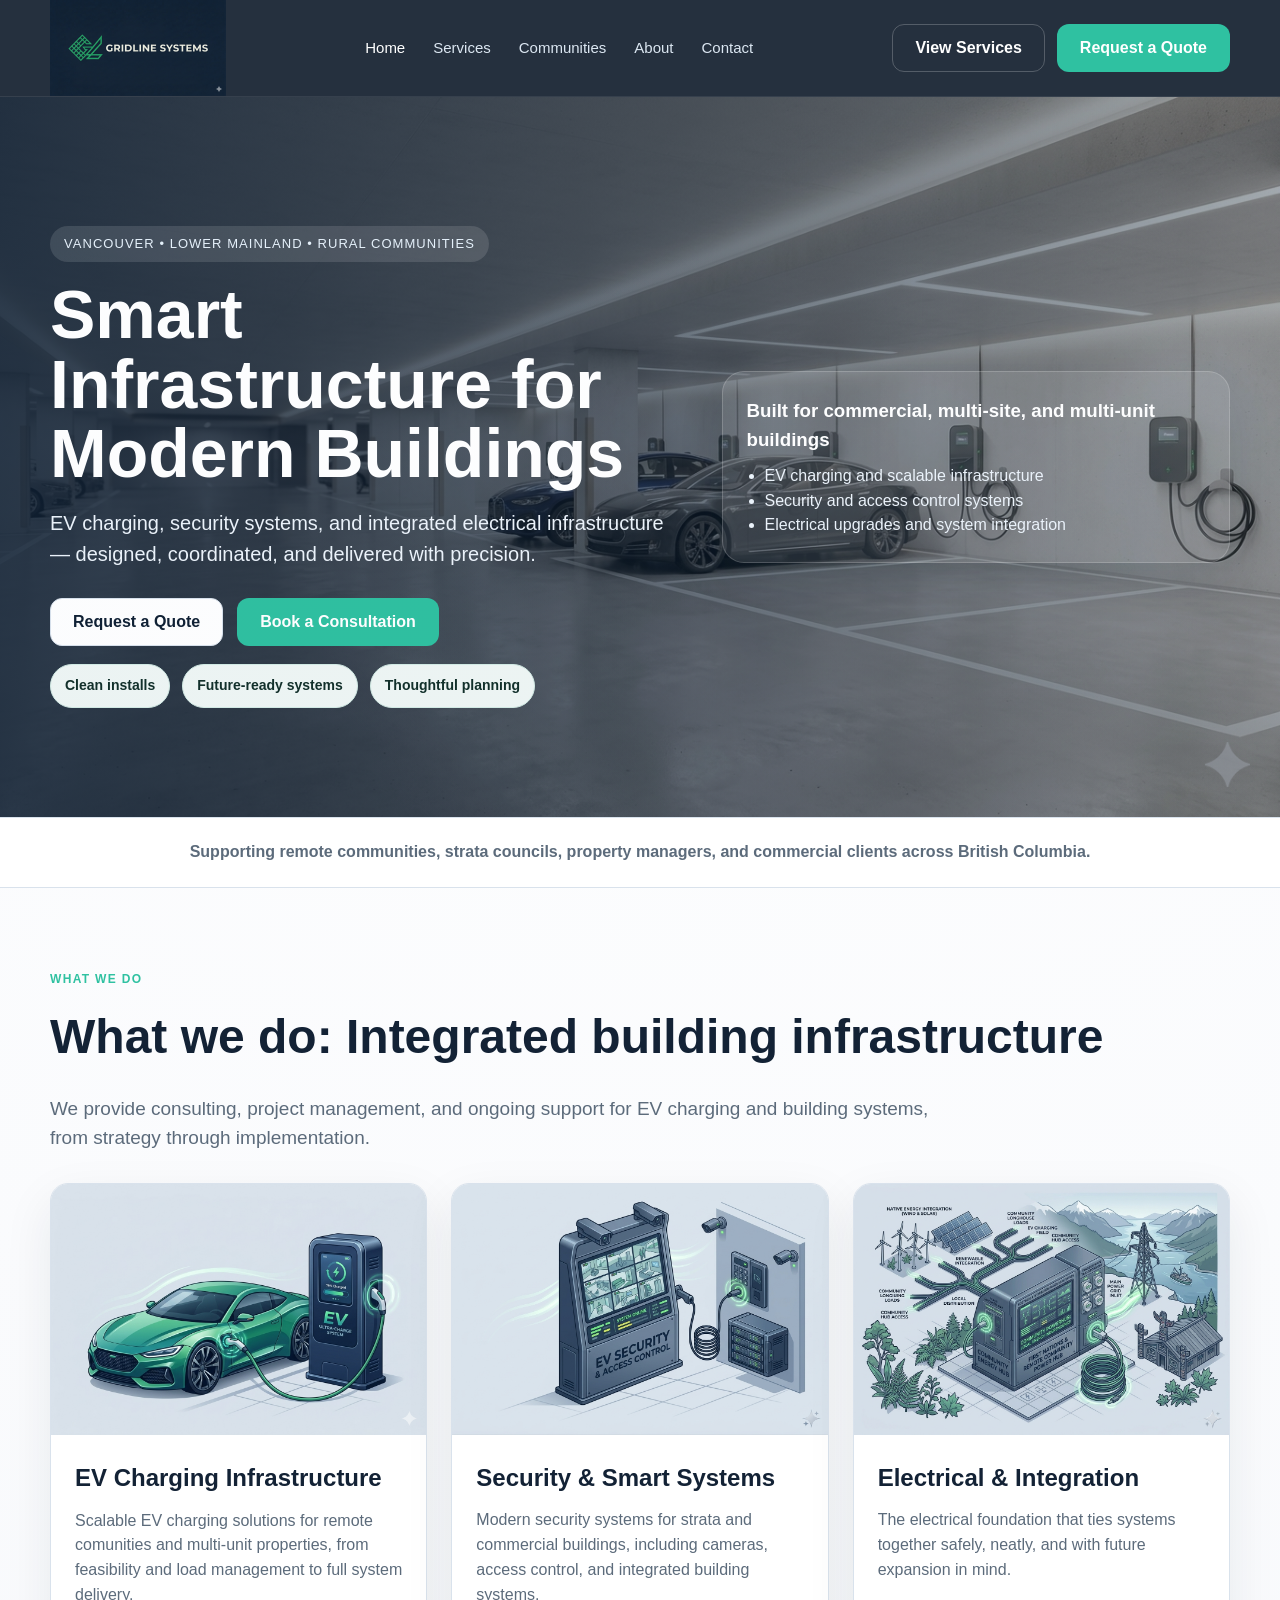
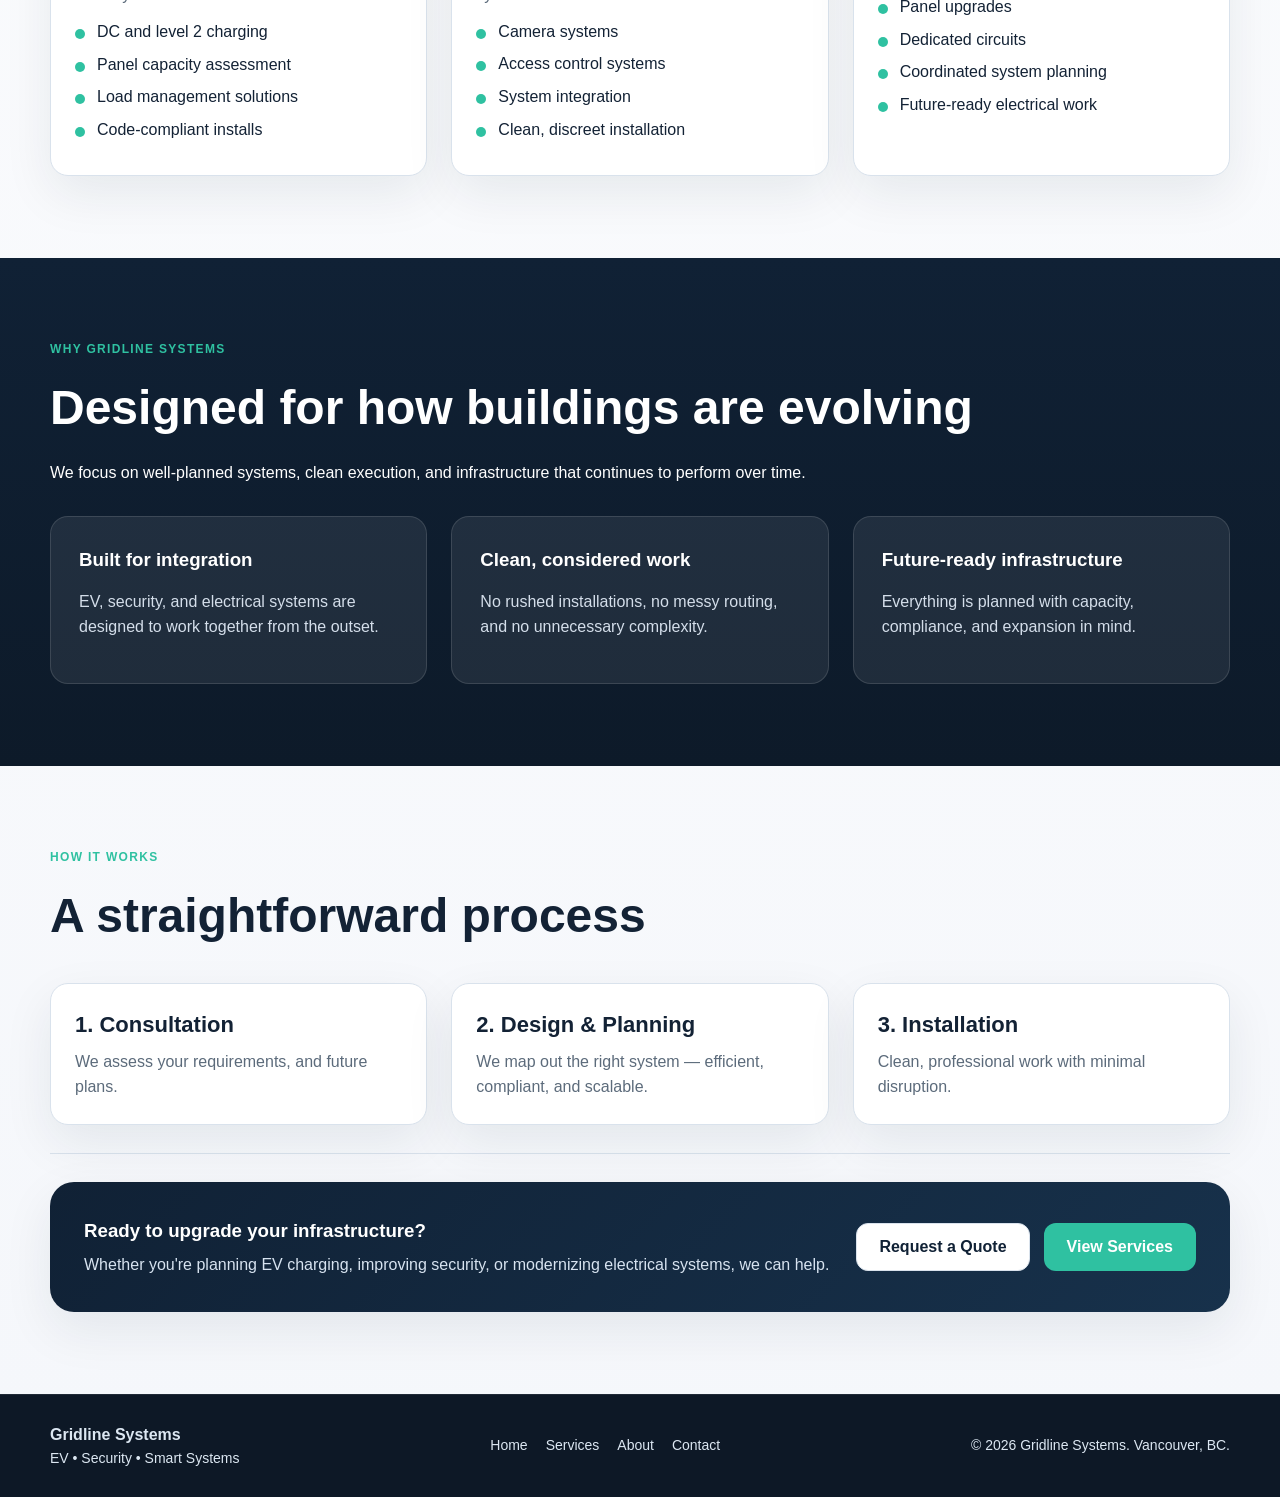
<file: gridline-systems-site/index.html>
<!doctype html>
<html lang="en">
<head>
  <meta charset="UTF-8">
  <meta name="viewport" content="width=device-width,initial-scale=1.0">
  <title>Gridline Systems | Home</title>
  <meta name="description" content="Gridline Systems provides EV charging, security systems, and integrated electrical solutions in Vancouver and the Lower Mainland.">
  <link rel="stylesheet" href="css/style.css">
</head>
<body>
  
<header class="site-header">
  <div class="container nav-wrap">
    <a class="logo" href="index.html"><img src="assets/images/logo.png" alt="Gridline Systems logo"></a>
    <button class="mobile-toggle" aria-label="Toggle menu">☰</button>
    <nav class="main-nav">
      <a class="active" href="index.html">Home</a>
      <a class="" href="services.html">Services</a>
      <a class="" href="communities.html">Communities</a>
      <a class="" href="about.html">About</a>
      <a class="" href="contact.html">Contact</a>
    </nav>
    <div class="nav-cta">
      <a class="btn btn-ghost" href="services.html">View Services</a>
      <a class="btn btn-primary" href="contact.html">Request a Quote</a>
    </div>
  </div>
</header>

  
<section class="hero">
  <div class="container hero-inner">
    <div>
      <div class="kicker">Vancouver • Lower Mainland • Rural Communities</div>
      <h1>Smart Infrastructure for Modern Buildings</h1>
      <p>EV charging, security systems, and integrated electrical infrastructure — designed, coordinated, and delivered with precision.</p>
      <div class="hero-actions">
        <a class="btn btn-secondary" href="contact.html">Request a Quote</a>
        <a class="btn btn-primary" href="services.html">Book a Consultation</a>
      </div>
      <div class="badge-row">
        <span class="badge">Clean installs</span>
        <span class="badge">Future-ready systems</span>
        <span class="badge">Thoughtful planning</span>
      </div>
    </div>
    <aside class="hero-card">
      <h3>Built for commercial, multi-site, and multi-unit buildings</h3>
      <ul>
        <li>EV charging and scalable infrastructure</li>
        <li>Security and access control systems</li>
        <li>Electrical upgrades and system integration</li>
      </ul>
    </aside>
  </div>
</section>

<div class="trust-strip">
  <div class="container">Supporting remote communities, strata councils, property managers, and commercial clients across British Columbia.</div>
</div>

<section class="section">
  <div class="container">
    <div class="eyebrow">What We Do</div>
    <h2>What we do: Integrated building infrastructure</h2>
    <p class="lead">We provide consulting, project management, and ongoing support for EV charging and building systems, from strategy through implementation.</p>

    <div class="grid-3" style="margin-top:30px;">
      <article class="card">
        <img src="assets/images/ev-charging.png" alt="EV charging illustration">
        <div class="card-body">
          <h3>EV Charging Infrastructure</h3>
          <p>Scalable EV charging solutions for remote comunities and multi-unit properties, from feasibility and load management to full system delivery.</p>
          <ul class="checks">
            <li>DC and level 2 charging</li>
            <li>Panel capacity assessment</li>
            <li>Load management solutions</li>
            <li>Code-compliant installs</li>
          </ul>
        </div>
      </article>

      <article class="card">
        <img src="assets/images/security.png" alt="Security systems illustration">
        <div class="card-body">
          <h3>Security & Smart Systems</h3>
          <p>Modern security systems for strata and commercial buildings, including cameras, access control, and integrated building systems.</p>
          <ul class="checks">
            <li>Camera systems</li>
            <li>Access control systems</li>
            <li>System integration</li>
            <li>Clean, discreet installation</li>
          </ul>
        </div>
      </article>

      <article class="card">
        <img src="assets/images/integration.png" alt="Electrical integration illustration">
        <div class="card-body">
          <h3>Electrical & Integration</h3>
          <p>The electrical foundation that ties systems together safely, neatly, and with future expansion in mind.</p>
          <ul class="checks">
            <li>Panel upgrades</li>
            <li>Dedicated circuits</li>
            <li>Coordinated system planning</li>
            <li>Future-ready electrical work</li>
          </ul>
        </div>
      </article>
    </div>
  </div>
</section>

<section class="section section-dark">
  <div class="container">
    <div class="eyebrow">Why Gridline Systems</div>
    <h2>Designed for how buildings are evolving</h2>
    <p class="  ">We focus on well-planned systems, clean execution, and infrastructure that continues to perform over time.</p>

    <div class="grid-3" style="margin-top:30px;">
      <div class="feature-box">
        <h3>Built for integration</h3>
        <p class="muted">EV, security, and electrical systems are designed to work together from the outset.</p>
      </div>
      <div class="feature-box">
        <h3>Clean, considered work</h3>
        <p class="muted">No rushed installations, no messy routing, and no unnecessary complexity.</p>
      </div>
      <div class="feature-box">
        <h3>Future-ready infrastructure</h3>
        <p class="muted">Everything is planned with capacity, compliance, and expansion in mind.</p>
      </div>
    </div>
  </div>
</section>

<section class="section">
  <div class="container">
    <div class="eyebrow">How It Works</div>
    <h2>A straightforward process</h2>
    <div class="grid-3" style="margin-top:30px;">
      <div class="step"><strong>1. Consultation</strong><span class="muted">We assess your requirements, and future plans.</span></div>
      <div class="step"><strong>2. Design & Planning</strong><span class="muted">We map out the right system — efficient, compliant, and scalable.</span></div>
      <div class="step"><strong>3. Installation</strong><span class="muted">Clean, professional work with minimal disruption.</span></div>
    </div>
    <div class="divider"></div>
    <div class="cta-panel">
      <div>
        <h3 style="margin:0;">Ready to upgrade your infrastructure?</h3>
        <p>Whether you're planning EV charging, improving security, or modernizing electrical systems, we can help.</p>
      </div>
      <div class="hero-actions" style="margin-top:0;">
        <a class="btn btn-secondary" href="contact.html">Request a Quote</a>
        <a class="btn btn-primary" href="services.html">View Services</a>
      </div>
    </div>
  </div>
</section>

  
<footer class="site-footer">
  <div class="container footer-wrap">
    <div>
      <strong>Gridline Systems</strong>
      <div class="small">EV • Security • Smart Systems</div>
    </div>
    <div class="footer-nav small">
      <a href="index.html">Home</a>
      <a href="services.html">Services</a>
      <a href="about.html">About</a>
      <a href="contact.html">Contact</a>
    </div>
    <div class="small">© <span data-year></span> Gridline Systems. Vancouver, BC.</div>
  </div>
</footer>

  <script src="js/main.js"></script>
</body>
</html>
</file>
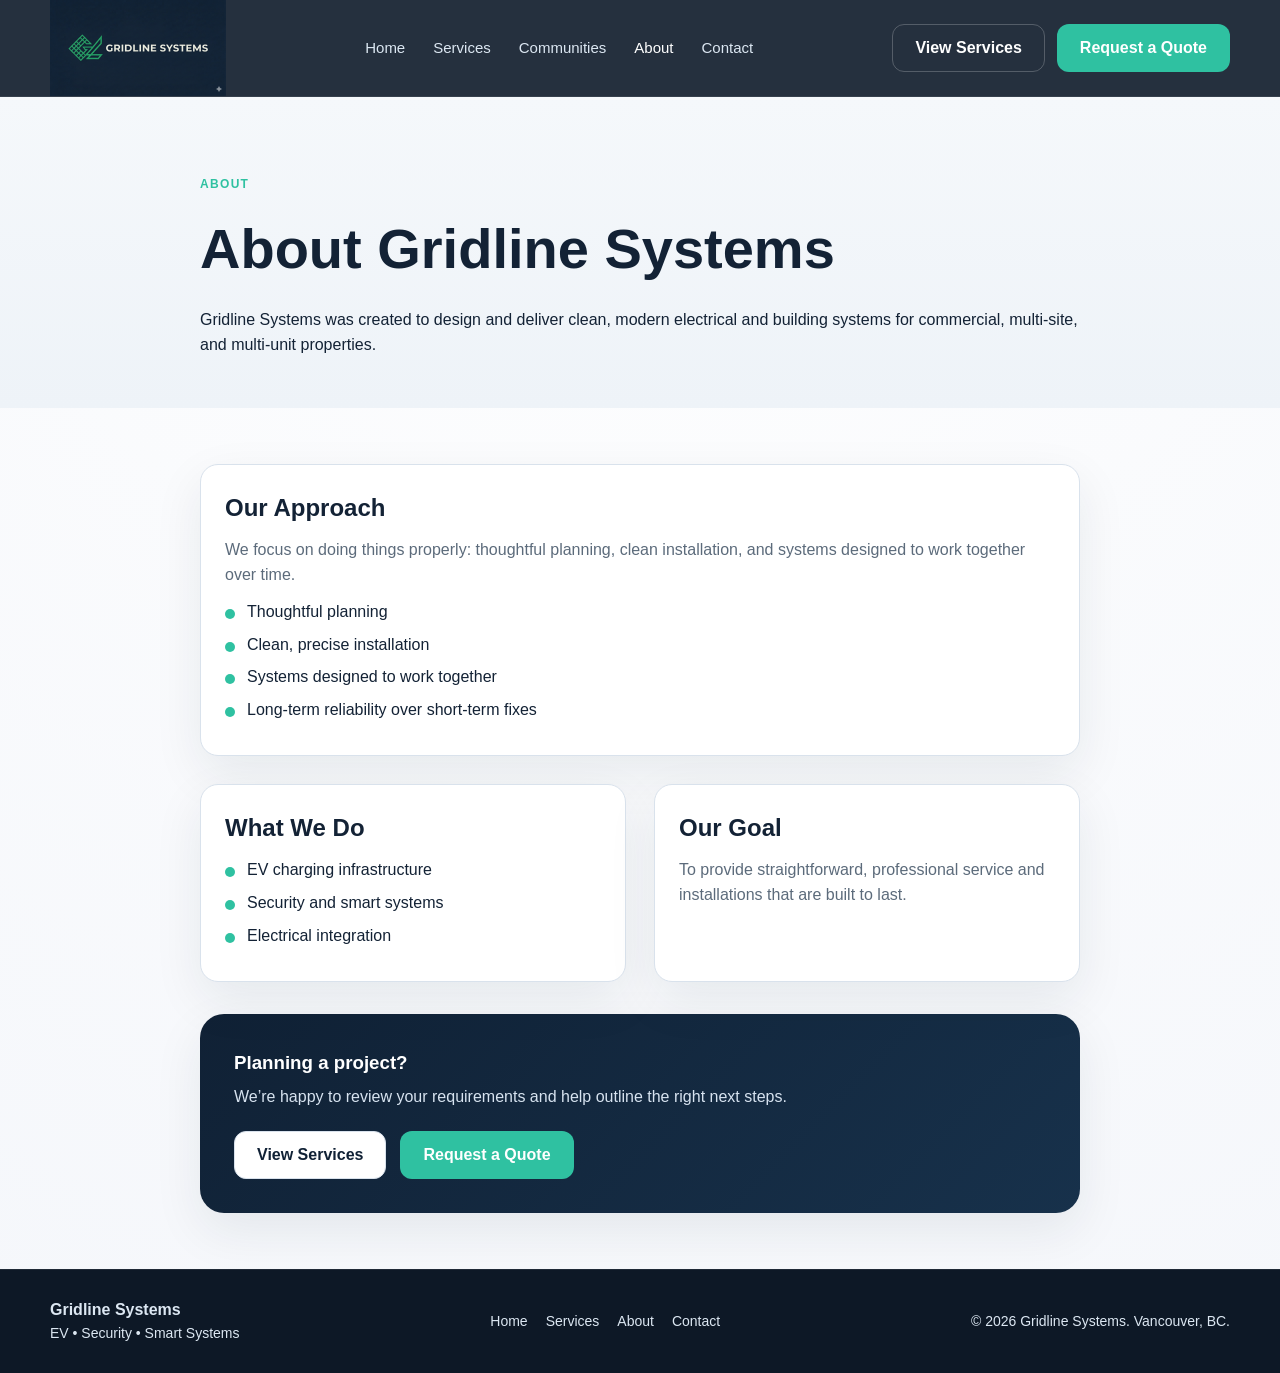
<file: gridline-systems-site/about.html>
<!doctype html>
<html lang="en">
<head>
  <meta charset="UTF-8">
  <meta name="viewport" content="width=device-width,initial-scale=1.0">
  <title>Gridline Systems | About</title>
  <meta name="description" content="Gridline Systems provides EV charging, security systems, and integrated electrical solutions in Vancouver and the Lower Mainland.">
  <link rel="stylesheet" href="css/style.css">
</head>
<body>
  
<header class="site-header">
  <div class="container nav-wrap">
    <a class="logo" href="index.html"><img src="assets/images/logo.png" alt="Gridline Systems logo"></a>
    <button class="mobile-toggle" aria-label="Toggle menu">☰</button>
    <nav class="main-nav">
      <a class="" href="index.html">Home</a>
      <a class="" href="services.html">Services</a>
      <a class="" href="communities.html">Communities</a>
      <a class="active" href="about.html">About</a>
      <a class="" href="contact.html">Contact</a>
    </nav>
    <div class="nav-cta">
      <a class="btn btn-ghost" href="services.html">View Services</a>
      <a class="btn btn-primary" href="contact.html">Request a Quote</a>
    </div>
  </div>
</header>

  
<section class="page-hero">
  <div class="content-narrow">
    <div class="eyebrow">About</div>
    <h1>About Gridline Systems</h1>
    <p class="lead">Gridline Systems was created to design and deliver clean, modern electrical and building systems for commercial, multi-site, and multi-unit properties.</p>
  </div>
</section>

<section class="section-sm">
  <div class="content-narrow">
    <div class="card">
      <div class="card-body">
        <h3>Our Approach</h3>
        <p>We focus on doing things properly: thoughtful planning, clean installation, and systems designed to work together over time.</p>
        <ul class="checks">
          <li>Thoughtful planning</li>
          <li>Clean, precise installation</li>
          <li>Systems designed to work together</li>
          <li>Long-term reliability over short-term fixes</li>
        </ul>
      </div>
    </div>

    <div class="grid-2" style="margin-top:28px;">
      <div class="card">
        <div class="card-body">
          <h3>What We Do</h3>
          <ul class="checks">
            <li>EV charging infrastructure</li>
            <li>Security and smart systems</li>
            <li>Electrical integration</li>
          </ul>
        </div>
      </div>
      <div class="card">
        <div class="card-body">
          <h3>Our Goal</h3>
          <p>To provide straightforward, professional service and installations that are built to last.</p>
        </div>
      </div>
    </div>

    <div class="cta-panel" style="margin-top:32px;">
      <div>
        <h3 style="margin:0;">Planning a project?</h3>
        <p>We’re happy to review your requirements and help outline the right next steps.</p>
      </div>
      <div class="hero-actions" style="margin-top:0;">
        <a class="btn btn-secondary" href="services.html">View Services</a>
        <a class="btn btn-primary" href="contact.html">Request a Quote</a>
      </div>
    </div>
  </div>
</section>

  
<footer class="site-footer">
  <div class="container footer-wrap">
    <div>
      <strong>Gridline Systems</strong>
      <div class="small">EV • Security • Smart Systems</div>
    </div>
    <div class="footer-nav small">
      <a href="index.html">Home</a>
      <a href="services.html">Services</a>
      <a href="about.html">About</a>
      <a href="contact.html">Contact</a>
    </div>
    <div class="small">© <span data-year></span> Gridline Systems. Vancouver, BC.</div>
  </div>
</footer>

  <script src="js/main.js"></script>
</body>
</html>
</file>
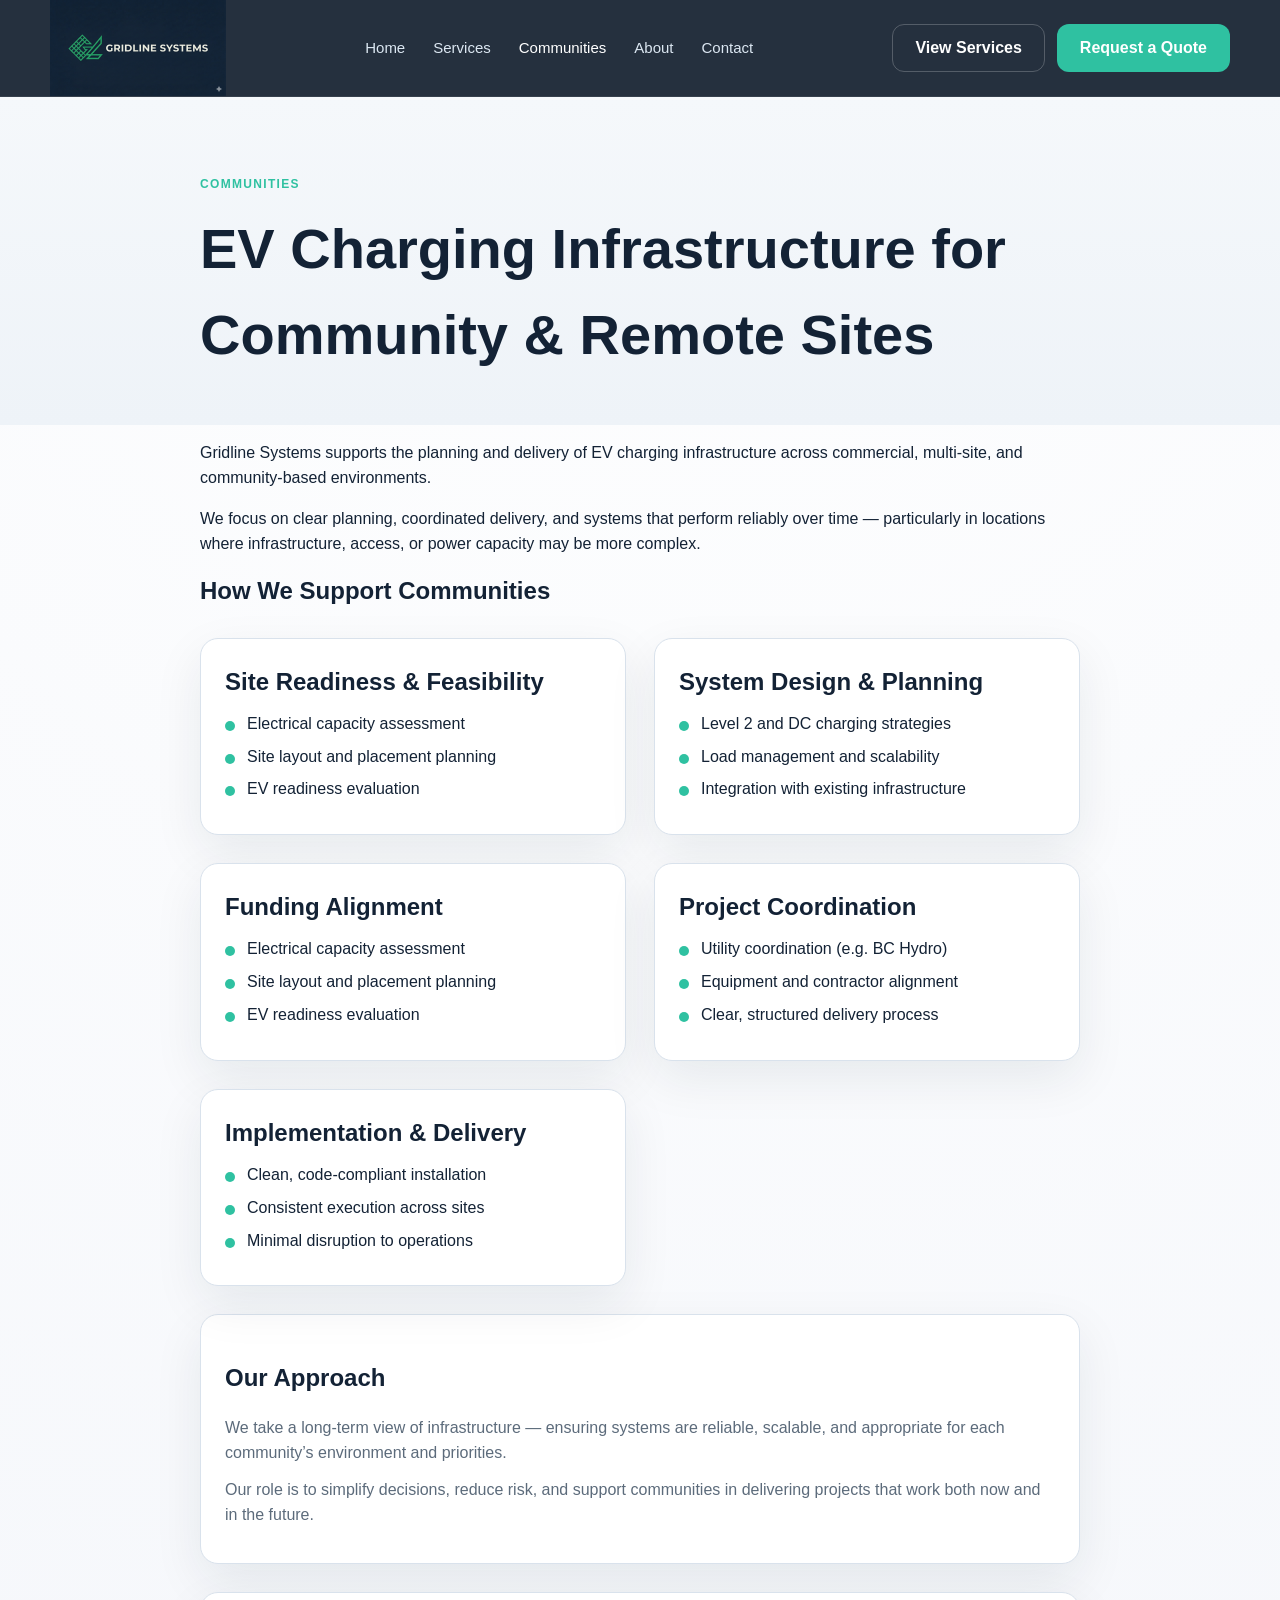
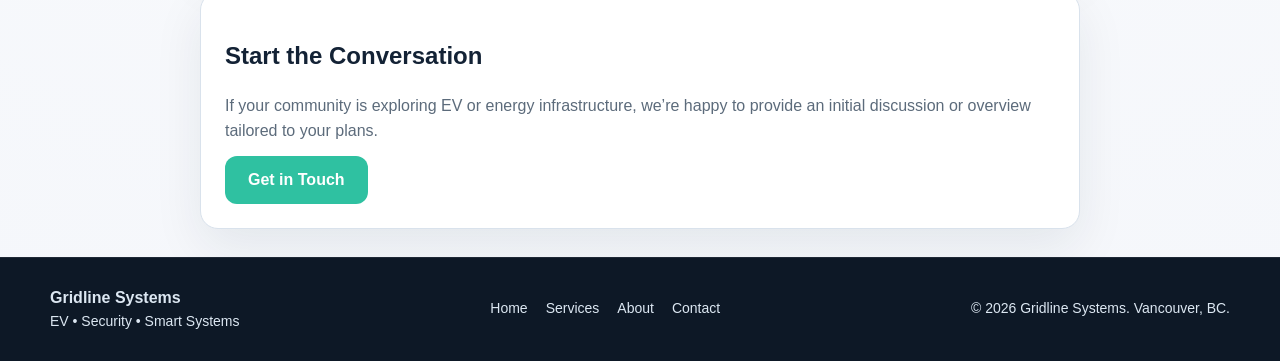
<file: gridline-systems-site/communities.html>
<!doctype html>
<html lang="en">
<head>
  <meta charset="UTF-8">
  <meta name="viewport" content="width=device-width,initial-scale=1.0">
  <title>Gridline Systems | Communities</title>
  <meta name="description" content="Gridline Systems provides EV charging, security systems, and integrated electrical solutions in Vancouver and the Lower Mainland.">
  <link rel="stylesheet" href="css/style.css">
</head>
<body>
  
<header class="site-header">
  <div class="container nav-wrap">
    <a class="logo" href="index.html"><img src="assets/images/logo.png" alt="Gridline Systems logo"></a>
    <button class="mobile-toggle" aria-label="Toggle menu">☰</button>
    <nav class="main-nav">
      <a class="" href="index.html">Home</a>
      <a class="" href="services.html">Services</a>
      <a class="active" href="communities.html">Communities</a>
      <a class="" href="about.html">About</a>
      <a class="" href="contact.html">Contact</a>
    </nav>
    <div class="nav-cta">
      <a class="btn btn-ghost" href="services.html">View Services</a>
      <a class="btn btn-primary" href="contact.html">Request a Quote</a>
    </div>
  </div>
</header>

  
<section class="page-hero">
  <div class="content-narrow">
    <div class="eyebrow">Communities</div>
    <h1>EV Charging Infrastructure for Community & Remote Sites</h1>
  </div>
</section>


<div class="content-narrow">
    <p class="lead">Gridline Systems supports the planning and delivery of EV charging infrastructure across commercial, multi-site, and community-based environments.</p>
    <p class="lead">We focus on clear planning, coordinated delivery, and systems that perform reliably over time — particularly in locations where infrastructure, access, or power capacity may be more complex.</p>
  </div>

<section>
  <div class="container">
    <h2 class="content-narrow">How We Support Communities</h2>


  <div class="content-narrow grid-2" style="margin-top:28px;">
    <div class="card">
      <div class="card-body">
        <h3>Site Readiness & Feasibility</h3>
        <ul class="checks">
          <li>Electrical capacity assessment</li>
          <li>Site layout and placement planning</li>
          <li>EV readiness evaluation</li>
        </ul>
      </div>
    </div>

        <div class="card">
      <div class="card-body">
        <h3>System Design & Planning</h3>
        <ul class="checks">
          <li>Level 2 and DC charging strategies</li>
          <li>Load management and scalability</li>
          <li>Integration with existing infrastructure</li>
        </ul>
      </div>
    </div>

        <div class="card">
      <div class="card-body">
        <h3>Funding Alignment</h3>
        <ul class="checks">
          <li>Electrical capacity assessment</li>
          <li>Site layout and placement planning</li>
          <li>EV readiness evaluation</li>
        </ul>
      </div>
    </div>

      <div class="card">
      <div class="card-body">
        <h3>Project Coordination</h3>
        <ul class="checks">
          <li>Utility coordination (e.g. BC Hydro)</li>
          <li>Equipment and contractor alignment</li>
          <li>Clear, structured delivery process</li>
        </ul>
      </div>
    </div>

      <div class="card">
      <div class="card-body">
        <h3>Implementation & Delivery</h3>
        <ul class="checks">
          <li>Clean, code-compliant installation</li>
          <li>Consistent execution across sites</li>
          <li>Minimal disruption to operations</li>
        </ul>
      </div>
    </div>
    </div>
  </div>
</section>


<section class="content-narrow" >
    <div class="card " style="margin-top:28px">
      <div class="card-body">
    <h2>Our Approach</h2>
    <p>
      We take a long-term view of infrastructure — ensuring systems are reliable, scalable, and appropriate for each community’s environment and priorities.
    </p>
    <p>
      Our role is to simplify decisions, reduce risk, and support communities in delivering projects that work both now and in the future.
    </p>
  </div>
</div>
</section>

<section class="content-narrow">
    <div class="card" style="margin-top:28px">
      <div class="card-body">
    <h2>Start the Conversation</h2>
    <p>
      If your community is exploring EV or energy infrastructure, we’re happy to provide an initial discussion or overview tailored to your plans.
    </p>
    <a class="btn btn-primary" href="contact.html">Get in Touch</a>
  </div>
</div>
</section>
  
<footer class="site-footer" style="margin-top:28px">
  <div class="container footer-wrap">
    <div>
      <strong>Gridline Systems</strong>
      <div class="small">EV • Security • Smart Systems</div>
    </div>
    <div class="footer-nav small">
      <a href="index.html">Home</a>
      <a href="services.html">Services</a>
      <a href="about.html">About</a>
      <a href="contact.html">Contact</a>
    </div>
    <div class="small">© <span data-year></span> Gridline Systems. Vancouver, BC.</div>
  </div>
</footer>

  <script src="js/main.js"></script>
</body>
</html>
</file>
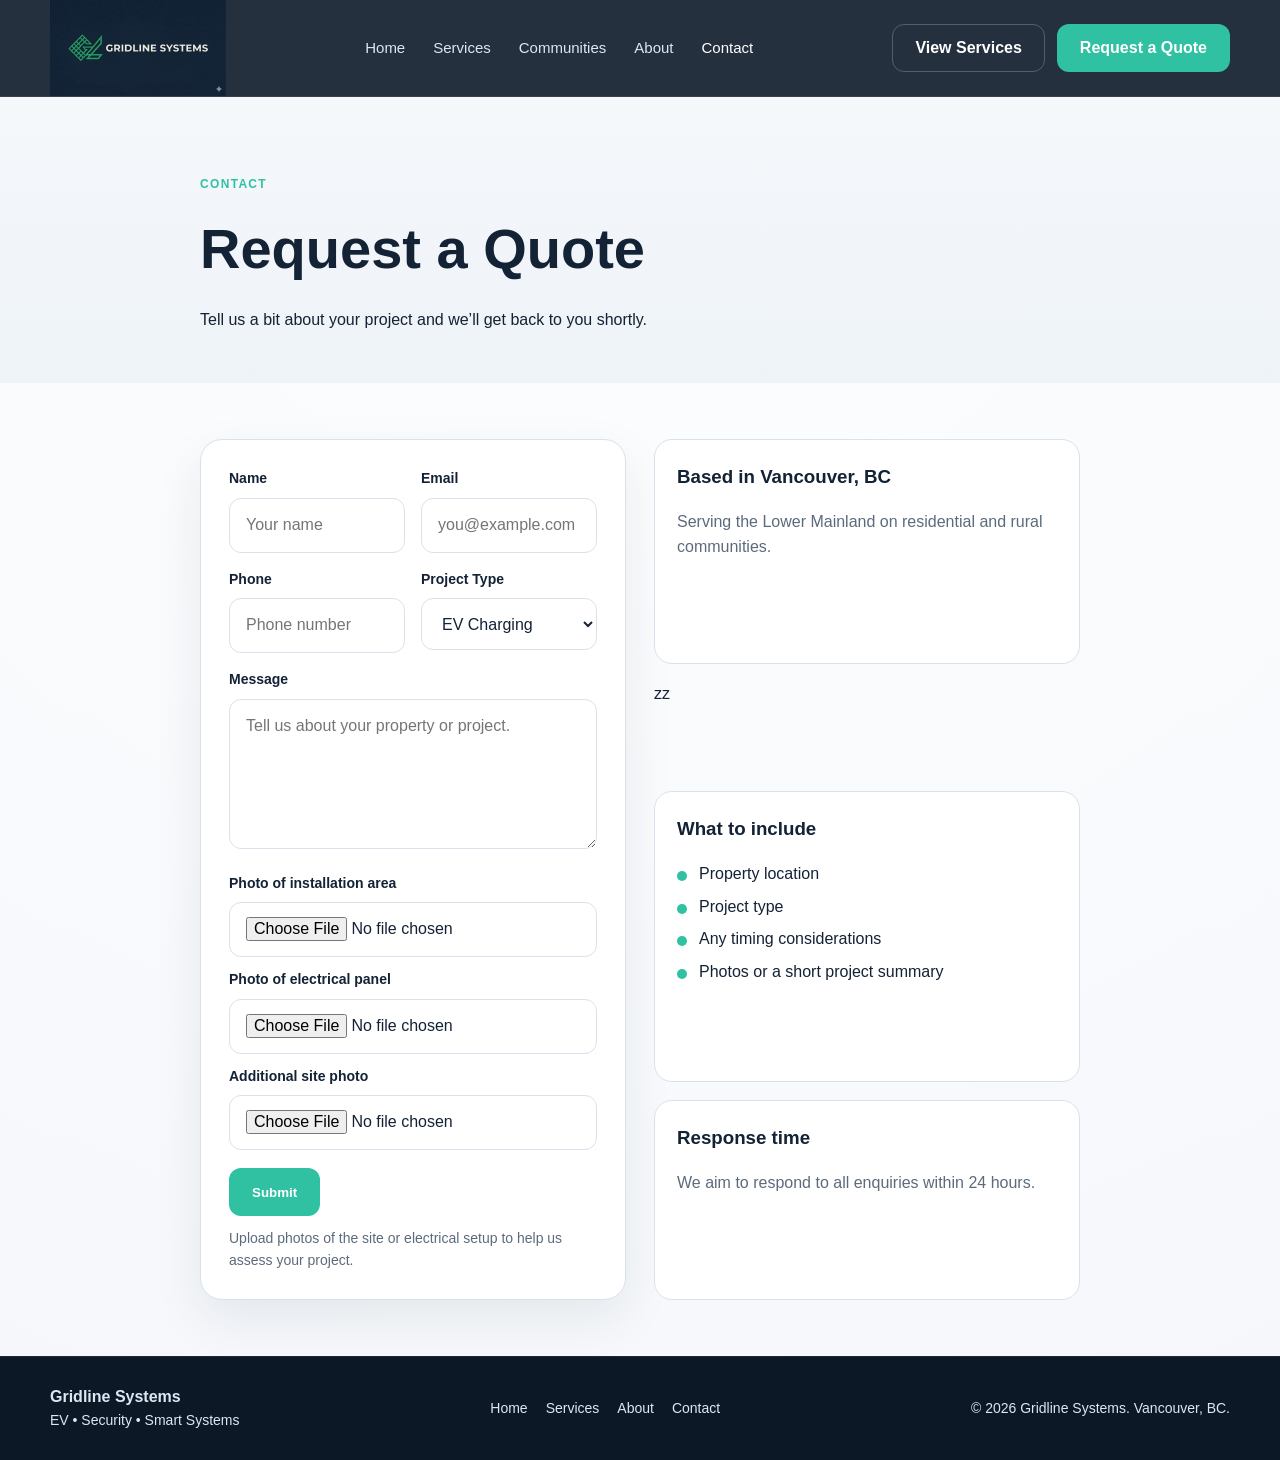
<file: gridline-systems-site/contact.html>
<!doctype html>
<html lang="en">
<head>
  <meta charset="UTF-8">
  <meta name="viewport" content="width=device-width,initial-scale=1.0">
  <title>Gridline Systems | Contact</title>
  <meta name="description" content="Gridline Systems provides EV charging, security systems, and integrated electrical solutions in Vancouver and the Lower Mainland.">
  <link rel="stylesheet" href="css/style.css">
</head>
<body>
  
<header class="site-header">
  <div class="container nav-wrap">
    <a class="logo" href="index.html"><img src="assets/images/logo.png" alt="Gridline Systems logo"></a>
    <button class="mobile-toggle" aria-label="Toggle menu">☰</button>
    <nav class="main-nav">
      <a class="" href="index.html">Home</a>
      <a class="" href="services.html">Services</a>
      <a class="" href="communities.html">Communities</a>
      <a class="" href="about.html">About</a>
      <a class="active" href="contact.html">Contact</a>
    </nav>
    <div class="nav-cta">
      <a class="btn btn-ghost" href="services.html">View Services</a>
      <a class="btn btn-primary" href="contact.html">Request a Quote</a>
    </div>
  </div>
</header>

  
<section class="page-hero">
  <div class="content-narrow">
    <div class="eyebrow">Contact</div>
    <h1>Request a Quote</h1>
    <p class="lead">Tell us a bit about your project and we’ll get back to you shortly.</p>
  </div>
</section>

<section class="section-sm">
  <div class="content-narrow">
    <div class="grid-2">
      <div class="form-card">
<form
  name="contact"
  method="POST"
  data-netlify="true"
  data-netlify-honeypot="bot-field"
  enctype="multipart/form-data"
  data-contact-form
>
  <input type="hidden" name="form-name" value="contact">
  <input type="hidden" name="bot-field">

  <div class="form-grid">
    <div>
      <label for="name">Name</label>
      <input id="name" name="name" type="text" placeholder="Your name">
    </div>
    <div>
      <label for="email">Email</label>
      <input id="email" name="email" type="email" placeholder="you@example.com">
    </div>
    <div>
      <label for="phone">Phone</label>
      <input id="phone" name="phone" type="tel" placeholder="Phone number">
    </div>
    <div>
      <label for="project">Project Type</label>
      <select id="project" name="project">
        <option>EV Charging</option>
        <option>Security Systems</option>
        <option>Electrical & Integration</option>
        <option>Other</option>
      </select>
    </div>
  </div>

  <div style="margin-top:16px;">
    <label for="message">Message</label>
    <textarea id="message" name="message" placeholder="Tell us about your property or project."></textarea>
  </div>

  <div style="margin-top:16px;">
    <label for="photo1">Photo of installation area</label>
    <input id="photo1" name="photo1" type="file" accept="image/*">
  </div>

  <div style="margin-top:12px;">
    <label for="photo2">Photo of electrical panel</label>
    <input id="photo2" name="photo2" type="file" accept="image/*">
  </div>

  <div style="margin-top:12px;">
    <label for="photo3">Additional site photo</label>
    <input id="photo3" name="photo3" type="file" accept="image/*">
  </div>

  <div style="margin-top:18px; display:flex; gap:12px; align-items:center; flex-wrap:wrap;">
    <button class="btn btn-primary" type="submit">Submit</button>
    <div class="form-help" data-form-status>
      Upload photos of the site or electrical setup to help us assess your project.
    </div>
  </div>
</form>
      </div>

      <div style="display:grid; gap:18px;">
        <div class="contact-block">
          <h3 style="margin-top:0;">Based in Vancouver, BC</h3>
          <p class="muted">Serving the Lower Mainland on residential and rural communities.</p>
        </div>zz
        <div class="contact-block">
          <h3 style="margin-top:0;">What to include</h3>
          <ul class="checks">
            <li>Property location</li>
            <li>Project type</li>
            <li>Any timing considerations</li>
            <li>Photos or a short project summary</li>
          </ul>
        </div>
        <div class="contact-block">
          <h3 style="margin-top:0;">Response time</h3>
          <p class="muted">We aim to respond to all enquiries within 24 hours.</p>
        </div>
      </div>
    </div>
  </div>
</section>

  
<footer class="site-footer">
  <div class="container footer-wrap">
    <div>
      <strong>Gridline Systems</strong>
      <div class="small">EV • Security • Smart Systems</div>
    </div>
    <div class="footer-nav small">
      <a href="index.html">Home</a>
      <a href="services.html">Services</a>
      <a href="about.html">About</a>
      <a href="contact.html">Contact</a>
    </div>
    <div class="small">© <span data-year></span> Gridline Systems. Vancouver, BC.</div>
  </div>
</footer>

  <script src="js/main.js"></script>
</body>
</html>
</file>
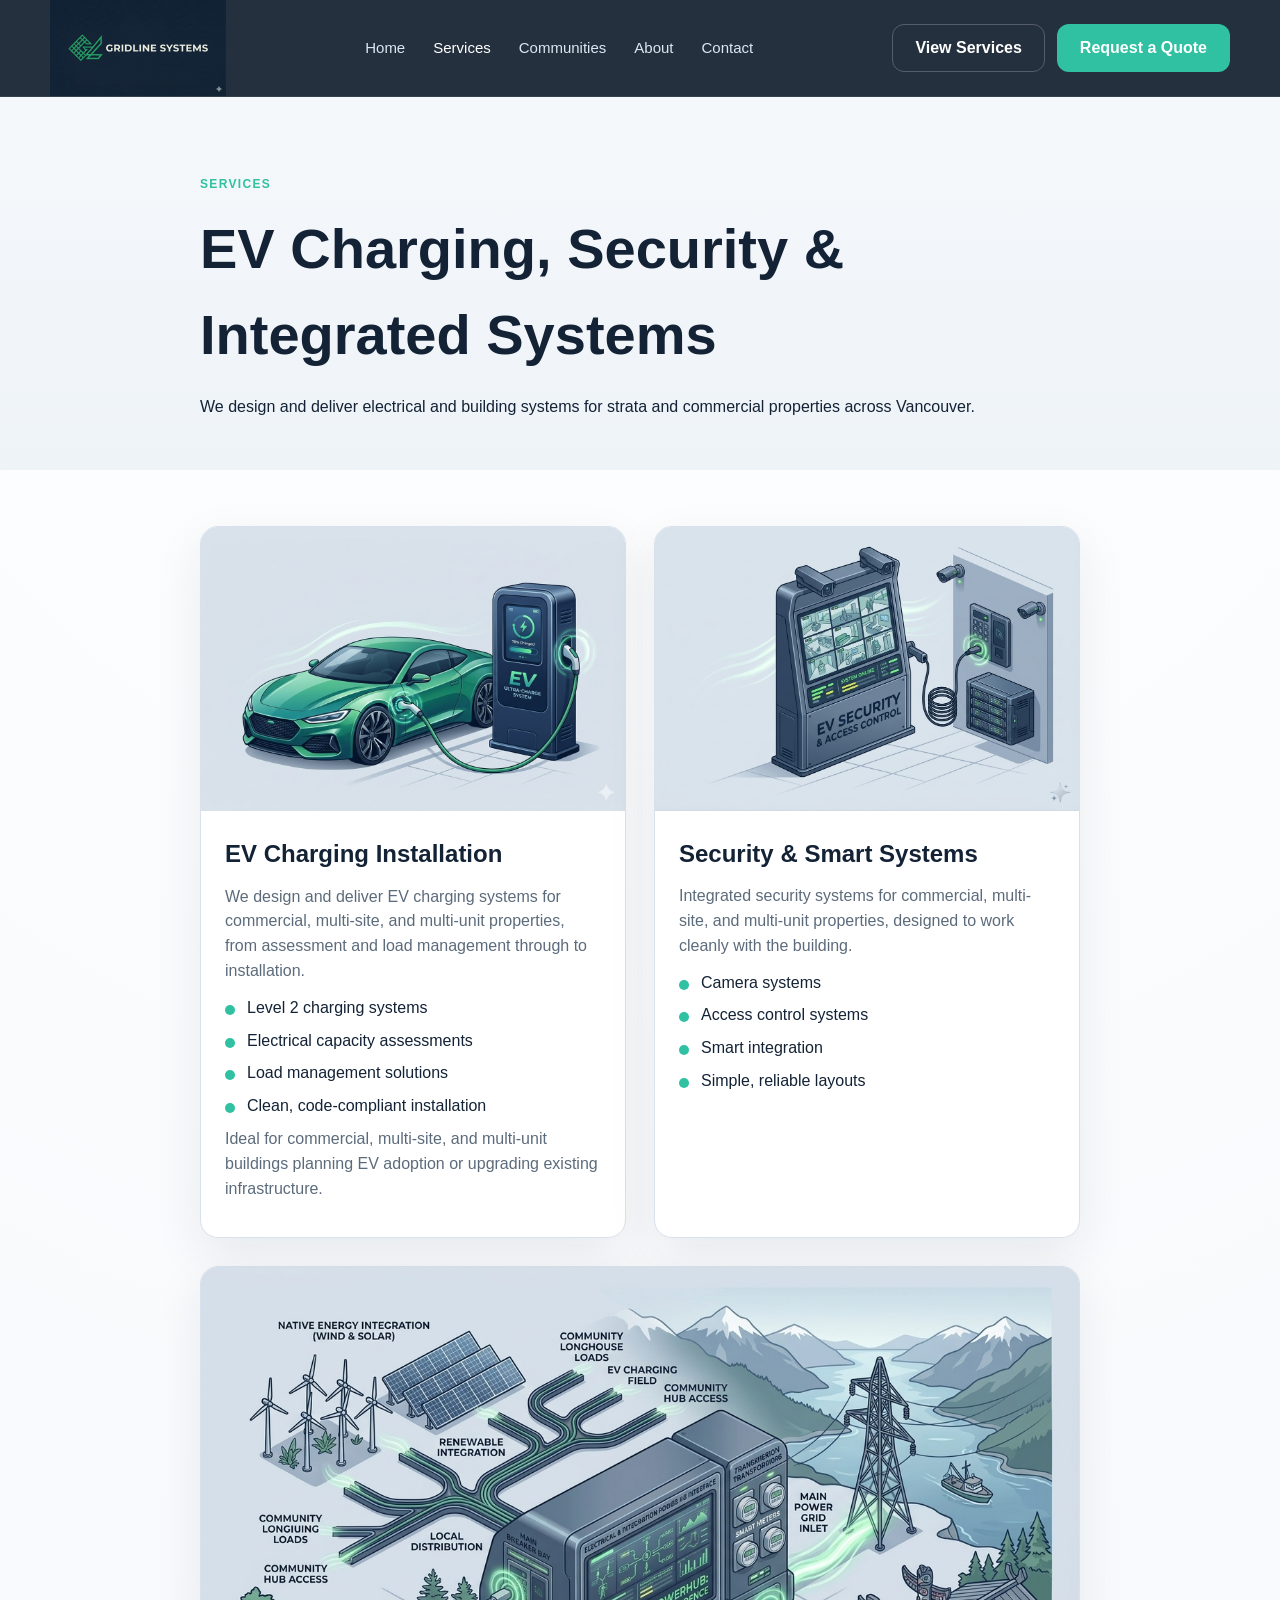
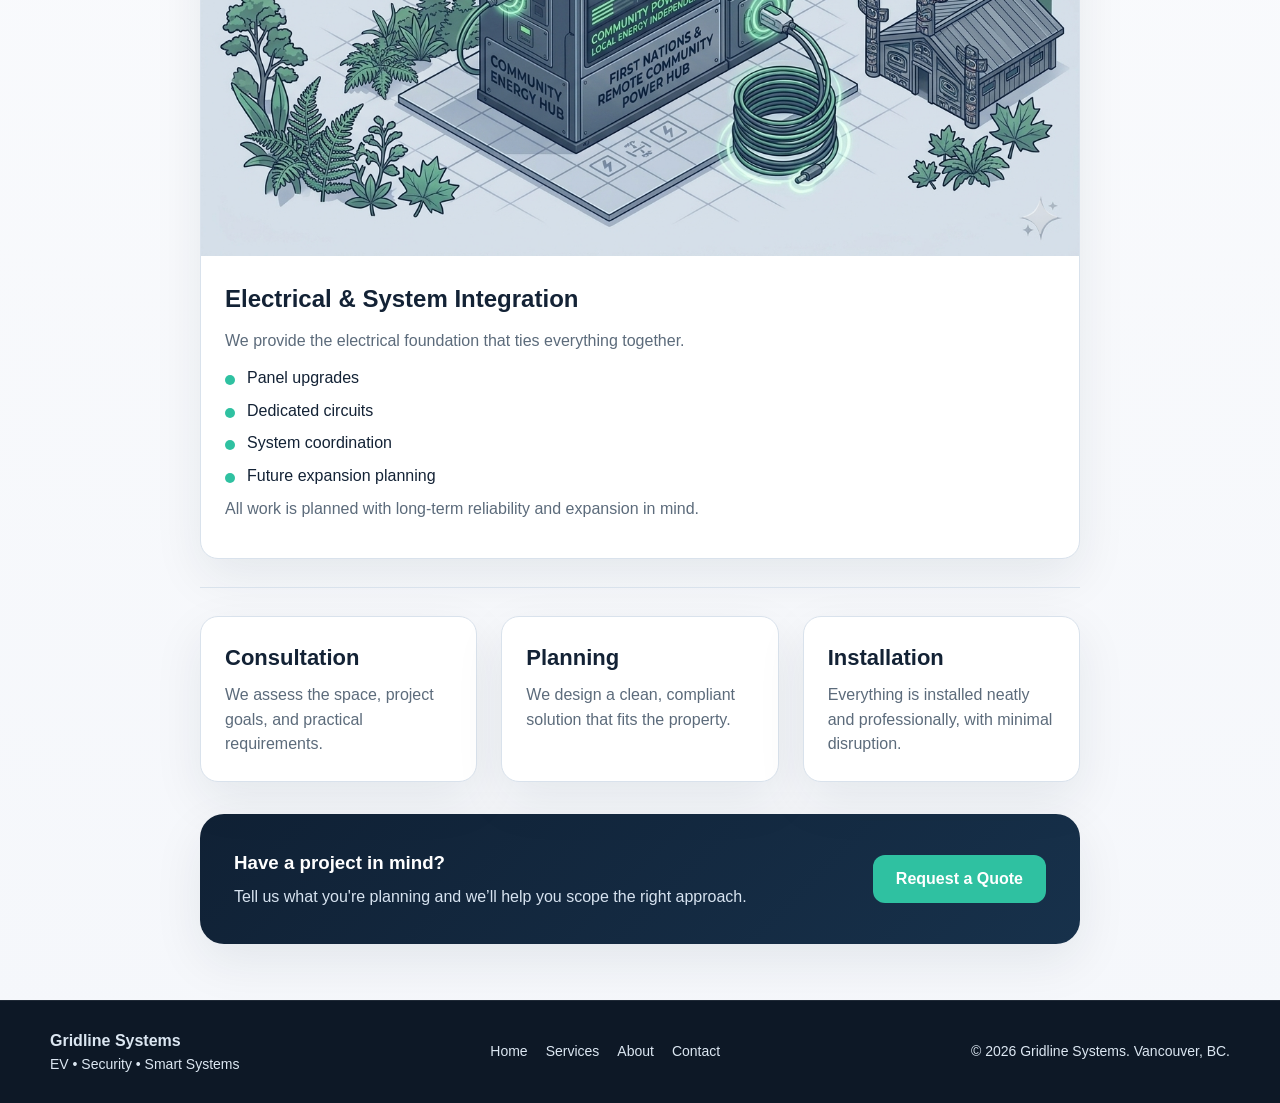
<file: gridline-systems-site/services.html>
<!doctype html>
<html lang="en">
<head>
  <meta charset="UTF-8">
  <meta name="viewport" content="width=device-width,initial-scale=1.0">
  <title>Gridline Systems | Services</title>
  <meta name="description" content="Gridline Systems provides EV charging, security systems, and integrated electrical solutions in Vancouver and the Lower Mainland.">
  <link rel="stylesheet" href="css/style.css">
</head>
<body>
  
<header class="site-header">
  <div class="container nav-wrap">
    <a class="logo" href="index.html"><img src="assets/images/logo.png" alt="Gridline Systems logo"></a>
    <button class="mobile-toggle" aria-label="Toggle menu">☰</button>
    <nav class="main-nav">
      <a class="" href="index.html">Home</a>
      <a class="active" href="services.html">Services</a>
      <a class="" href="communities.html">Communities</a>
      <a class="" href="about.html">About</a>
      <a class="" href="contact.html">Contact</a>
    </nav>
    <div class="nav-cta">
      <a class="btn btn-ghost" href="services.html">View Services</a>
      <a class="btn btn-primary" href="contact.html">Request a Quote</a>
    </div>
  </div>
</header>

  
<section class="page-hero">
  <div class="content-narrow">
    <div class="eyebrow">Services</div>
    <h1>EV Charging, Security & Integrated Systems</h1>
    <p class="lead">We design and deliver electrical and building systems for strata and commercial properties across Vancouver.</p>
  </div>
</section>

<section class="section-sm">
  <div class="content-narrow">
    <div class="grid-2">
      <article class="card">
        <img src="assets/images/ev-charging.png" alt="EV charging">
        <div class="card-body">
          <h3>EV Charging Installation</h3>
          <p>We design and deliver EV charging systems for commercial, multi-site, and multi-unit properties, from assessment and load management through to installation.</p>
           <ul class="checks">
            <li>Level 2 charging systems</li>
            <li>Electrical capacity assessments</li>
            <li>Load management solutions</li>
            <li>Clean, code-compliant installation</li>
          </ul>
          <p>Ideal for commercial, multi-site, and multi-unit buildings planning EV adoption or upgrading existing infrastructure.</p>
        </div>
      </article>

      <article class="card">
        <img src="assets/images/security.png" alt="Security systems">
        <div class="card-body">
          <h3>Security & Smart Systems</h3>
          <p>Integrated security systems for commercial, multi-site, and multi-unit properties, designed to work cleanly with the building.</p>
          <ul class="checks">
            <li>Camera systems</li>
            <li>Access control systems</li>
            <li>Smart integration</li>
            <li>Simple, reliable layouts</li>
          </ul>
        </div>
      </article>
    </div>

    <div class="card" style="margin-top:28px;">
      <img src="assets/images/integration.png" alt="Electrical integration">
      <div class="card-body">
        <h3>Electrical & System Integration</h3>
        <p>We provide the electrical foundation that ties everything together.</p>
        <ul class="checks">
          <li>Panel upgrades</li>
          <li>Dedicated circuits</li>
          <li>System coordination</li>
          <li>Future expansion planning</li>
        </ul>
        <p>All work is planned with long-term reliability and expansion in mind.</p>
      </div>
    </div>

    <div class="divider"></div>

    <div class="grid-3">
      <div class="step"><strong>Consultation</strong><span class="muted">We assess the space, project goals, and practical requirements.</span></div>
      <div class="step"><strong>Planning</strong><span class="muted">We design a clean, compliant solution that fits the property.</span></div>
      <div class="step"><strong>Installation</strong><span class="muted">Everything is installed neatly and professionally, with minimal disruption.</span></div>
    </div>

    <div class="cta-panel" style="margin-top:32px;">
      <div>
        <h3 style="margin:0;">Have a project in mind?</h3>
        <p>Tell us what you're planning and we’ll help you scope the right approach.</p>
      </div>
      <a class="btn btn-primary" href="contact.html">Request a Quote</a>
    </div>
  </div>
</section>

  
<footer class="site-footer">
  <div class="container footer-wrap">
    <div>
      <strong>Gridline Systems</strong>
      <div class="small">EV • Security • Smart Systems</div>
    </div>
    <div class="footer-nav small">
      <a href="index.html">Home</a>
      <a href="services.html">Services</a>
      <a href="about.html">About</a>
      <a href="contact.html">Contact</a>
    </div>
    <div class="small">© <span data-year></span> Gridline Systems. Vancouver, BC.</div>
  </div>
</footer>

  <script src="js/main.js"></script>
</body>
</html>
</file>
<file: gridline-systems-site/css/style.css>
:root{
  --bg:#f5f7fb;
  --surface:#ffffff;
  --surface-2:#eef3f8;
  --text:#132235;
  --muted:#5c6b7b;
  --line:#d9e2ec;
  --brand:#102135;
  --accent:#2fc1a1;
  --accent-dark:#1d9d82;
  --shadow:0 18px 50px rgba(16,33,53,.08);
  --radius:18px;
  --max:1180px;
}
*{box-sizing:border-box}
html{scroll-behavior:smooth}
body{
  margin:0;
  font-family:Arial, Helvetica, sans-serif;
  color:var(--text);
  background:
    radial-gradient(circle at top, rgba(255,255,255,.9), rgba(245,247,251,.96)),
    linear-gradient(180deg,#f7f9fc 0%, #eef3f8 100%);
  line-height:1.55;
}
img{max-width:100%;display:block}
a{text-decoration:none;color:inherit}
.container{width:min(calc(100% - 40px), var(--max)); margin:0 auto}
.site-header{
  position:sticky; top:0; z-index:40;
  backdrop-filter:saturate(140%) blur(12px);
  background:rgba(14,26,42,.9);
  border-bottom:1px solid rgba(255,255,255,.08);
}
.nav-wrap{
  display:flex; align-items:center; justify-content:space-between;
  min-height:80px; gap:24px;
}
.logo{display:flex; align-items:center; gap:14px; font-weight:700; color:#fff}
.logo img{width:176px; height:auto}
.main-nav{display:flex; gap:28px; align-items:center}
.main-nav a{color:#dce7f2; font-size:15px}
.main-nav a.active,.main-nav a:hover{color:#fff}
.nav-cta{display:flex; gap:12px; align-items:center}
.btn{
  display:inline-flex; align-items:center; justify-content:center;
  min-height:48px; padding:0 22px; border-radius:12px;
  font-weight:700; border:1px solid transparent; transition:.2s ease;
  cursor:pointer;
}
.btn-primary{background:var(--accent); color:white}
.btn-primary:hover{background:var(--accent-dark)}
.btn-secondary{background:white; color:var(--brand); border-color:var(--line)}
.btn-secondary:hover{background:var(--surface-2)}
.btn-ghost{background:transparent; color:#fff; border-color:rgba(255,255,255,.22)}
.hero{
  padding:92px 0 72px;
  background:
    linear-gradient(90deg, rgba(16,33,53,.88), rgba(16,33,53,.38)),
    url('../assets/images/background_homepage.png') center/cover no-repeat;
  background-size: cover; /* Ensures the image fills the entire area */
  background-position: center right; /* Keeps the technical art visible on the right */
  background-repeat: no-repeat;
  min-height: 80vh; /* Adjust based on your content height */
  display: flex;
  align-items: center;
  color:#fff;
  mix-blend-mode: multiply; /* This makes the white background transparent */
}
.hero-inner{display:grid; grid-template-columns:1.1fr .9fr; gap:50px; align-items:center;
}
.kicker{
  display:inline-flex; align-items:center; gap:10px;
  padding:8px 14px; border-radius:999px;
  background:rgba(255,255,255,.12); color:#e7f2fb;
  font-size:13px; letter-spacing:.08em; text-transform:uppercase;
}
.hero h1{font-size:clamp(40px, 6vw, 68px); line-height:1.02; margin:18px 0 18px}
.hero p{font-size:20px; max-width:740px; color:#edf4fb}
.hero-actions{display:flex; gap:14px; flex-wrap:wrap; margin-top:28px}
.hero-card{
  background:rgba(255,255,255,.1); border:1px solid rgba(255,255,255,.18);
  border-radius:22px; padding:24px; box-shadow:var(--shadow)
}
.hero-card h3{margin-top:0; margin-bottom:10px}
.hero-card ul{margin:0; padding-left:18px; color:#edf4fb}
.section{padding:82px 0}
.section-sm{padding:56px 0}
.section-dark{
  background:linear-gradient(180deg,#102135 0%, #0d1a29 100%);
  color:#fff;
}
.eyebrow{
  text-transform:uppercase; letter-spacing:.11em; font-size:12px; color:var(--accent);
  font-weight:700; margin-bottom:12px;
}
.section h2{font-size:clamp(30px, 4vw, 48px); margin:0 0 14px}
.section p.lead{font-size:19px; color:var(--muted); max-width:920px}
.section-dark p.lead,.section-dark .muted{color:#d4deea}
.trust-strip{
  background:var(--surface);
  border-top:1px solid var(--line);
  border-bottom:1px solid var(--line);
  padding:22px 0; text-align:center; color:var(--muted); font-weight:600;
}
.grid-3{display:grid; grid-template-columns:repeat(3,1fr); gap:24px}
.grid-2{display:grid; grid-template-columns:repeat(2,1fr); gap:28px}
.card{
  background:var(--surface);
  border:1px solid var(--line);
  border-radius:var(--radius);
  box-shadow:var(--shadow);
  overflow:hidden;
}
.card-body{padding:24px}
.card h3{margin:0 0 12px; font-size:24px}
.card p{margin:0 0 12px; color:var(--muted)}
.checks{list-style:none; padding:0; margin:0}
.checks li{
  position:relative; padding-left:22px; margin-bottom:8px; color:var(--text)
}
.checks li::before{
  content:""; position:absolute; left:0; top:9px; width:10px; height:10px;
  border-radius:99px; background:var(--accent)
}
.feature-box{
  padding:28px; border-radius:var(--radius); background:rgba(255,255,255,.08);
  border:1px solid rgba(255,255,255,.12)
}
.feature-box h3{margin:0 0 10px}
.steps{counter-reset:steps}
.step{
  background:var(--surface); border:1px solid var(--line); border-radius:var(--radius);
  padding:24px; box-shadow:var(--shadow)
}
.step strong{display:block; font-size:22px; margin-bottom:8px}
.cta-panel{
  background:linear-gradient(135deg, #102135, #17314b);
  border-radius:24px; color:#fff; padding:34px; box-shadow:var(--shadow);
  display:flex; justify-content:space-between; align-items:center; gap:22px; flex-wrap:wrap
}
.cta-panel p{margin:8px 0 0; color:#d7e3f0}
.page-hero{
  padding:78px 0 34px; background:linear-gradient(180deg,#f5f8fb 0%, #eef3f8 100%);
}
.page-hero h1{font-size:clamp(38px, 5vw, 56px); margin:0 0 12px}
.content-narrow{width:min(calc(100% - 40px), 880px); margin:0 auto}
.form-card{
  background:var(--surface); border:1px solid var(--line); border-radius:22px; box-shadow:var(--shadow);
  padding:28px;
}
.form-grid{display:grid; grid-template-columns:1fr 1fr; gap:16px}
label{display:block; font-size:14px; font-weight:700; margin-bottom:8px}
input, select, textarea{
  width:100%; min-height:52px; padding:14px 16px; border-radius:12px;
  border:1px solid var(--line); background:white; color:var(--text); font:inherit
}
textarea{min-height:150px; resize:vertical}
.form-help{color:var(--muted); font-size:14px}
.contact-block{
  background:var(--surface); border:1px solid var(--line); border-radius:18px; padding:22px
}
.site-footer{
  background:#0d1826; color:#dce7f2; padding:28px 0; border-top:1px solid rgba(255,255,255,.08)
}
.footer-wrap{display:flex; justify-content:space-between; gap:18px; flex-wrap:wrap; align-items:center}
.footer-nav{display:flex; gap:18px; flex-wrap:wrap}
.small{font-size:14px}
.muted{color:var(--muted)}
.divider{height:1px; background:var(--line); margin:28px 0}
.center{text-align:center}
.badge-row{display:flex; gap:12px; flex-wrap:wrap; margin-top:18px}
.badge{
  display:inline-flex; align-items:center; padding:10px 14px; background:#eff6f4;
  border:1px solid #d4ece5; border-radius:999px; color:#12302b; font-weight:700; font-size:14px
}
.mobile-toggle{display:none}

@media (max-width: 980px){
  .hero-inner,.grid-3,.grid-2,.form-grid{grid-template-columns:1fr}
  .main-nav,.nav-cta{display:none}
  .mobile-toggle{
    display:inline-flex; min-height:44px; min-width:44px; align-items:center; justify-content:center;
    color:white; background:transparent; border:1px solid rgba(255,255,255,.15); border-radius:10px
  }
  .site-header.open .main-nav,.site-header.open .nav-cta{
    display:flex; flex-direction:column; align-items:stretch; width:100%
  }
  .site-header.open .nav-wrap{flex-wrap:wrap; padding-bottom:18px}
  .site-header.open .main-nav{gap:12px}
  .site-header.open .nav-cta{margin-top:6px}
  .hero{padding-top:72px}
}
</file>
